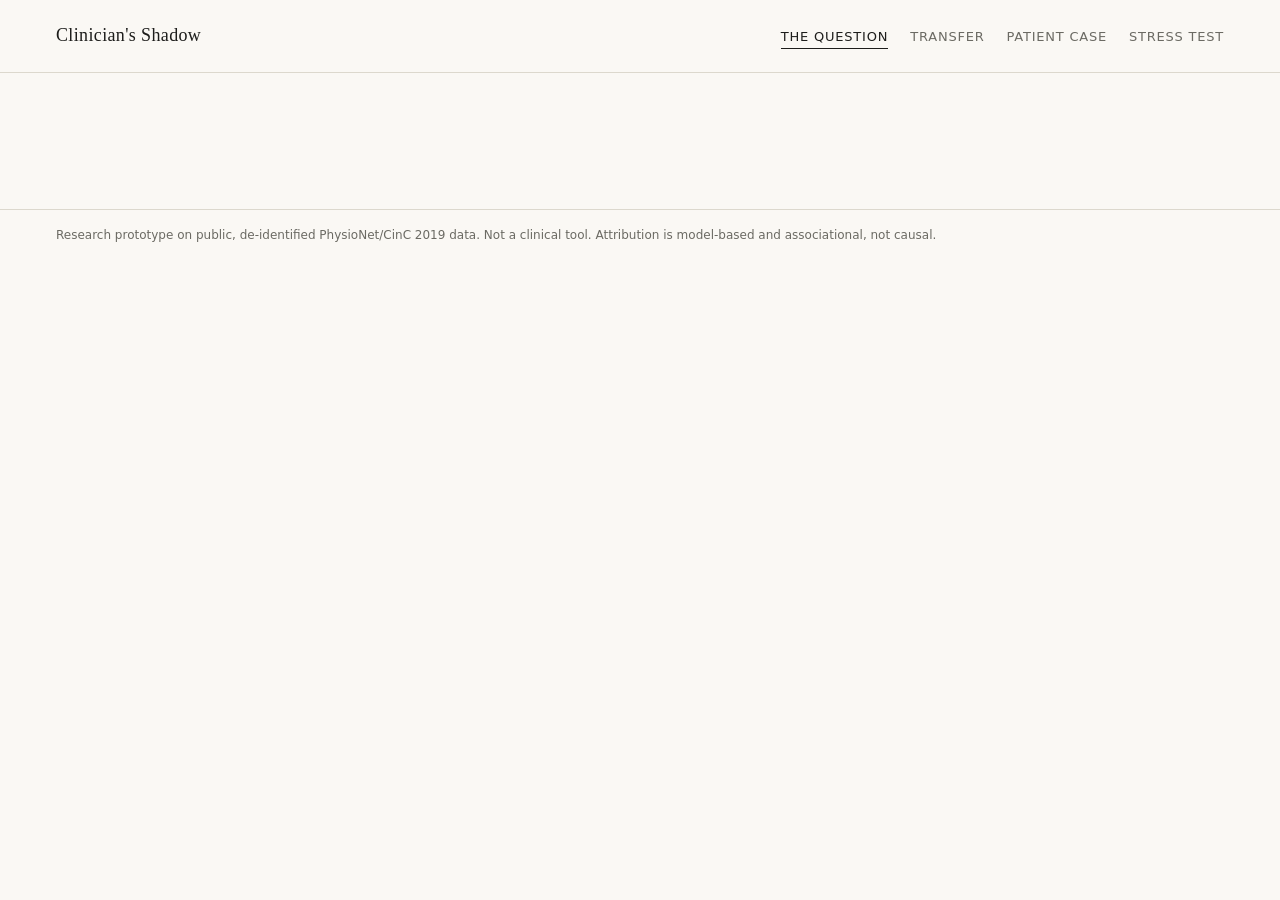
<file: index.html>
<!doctype html>
<meta charset="utf-8">
<title>Clinician's Shadow</title>
<meta http-equiv="refresh" content="0; url=viewer/">
<link rel="canonical" href="viewer/">
<p><a href="viewer/">Open the Clinician's Shadow viewer</a></p>
</file>
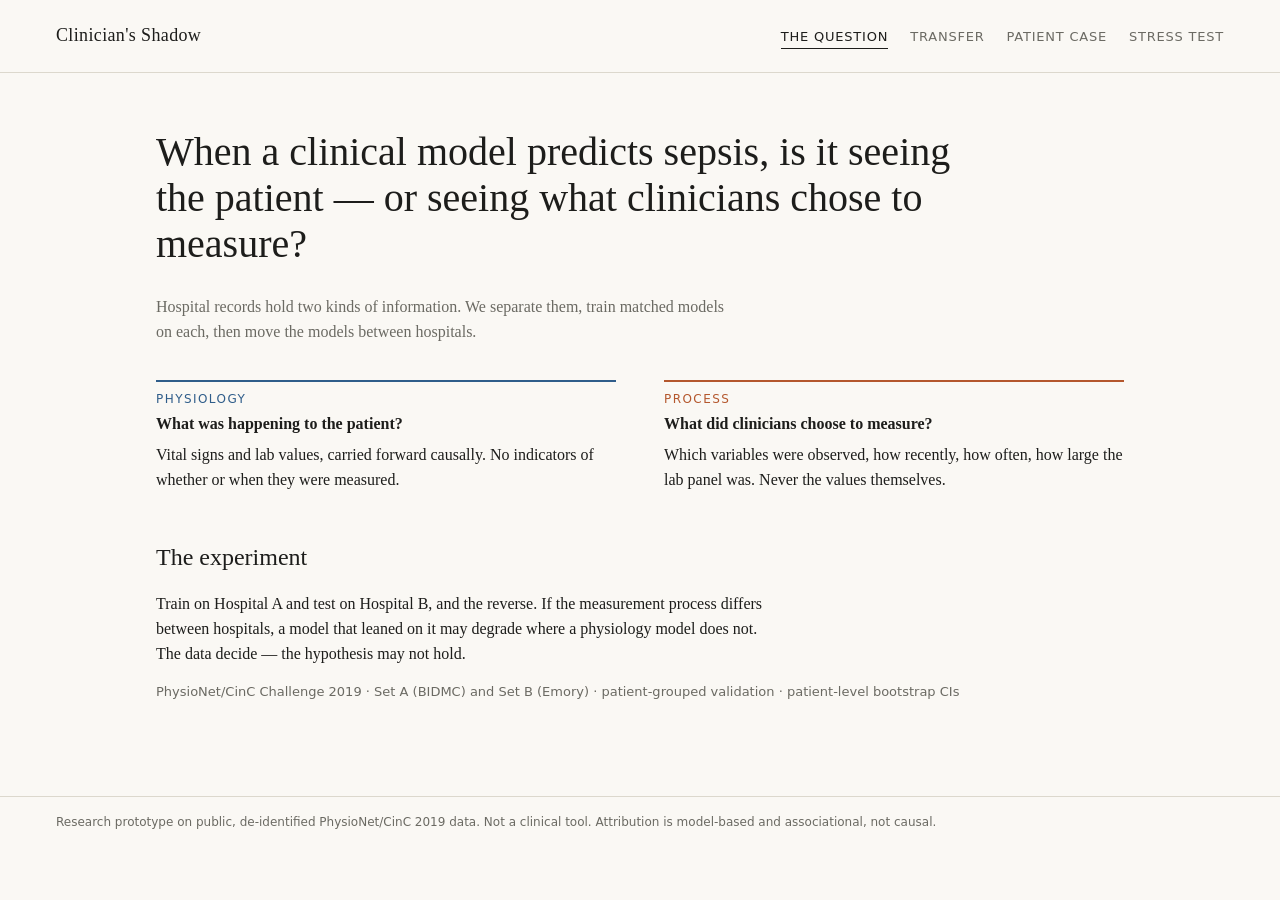
<file: viewer/index.html>
<!doctype html>
<html lang="en"><head><meta charset="utf-8"><meta name="viewport" content="width=device-width,initial-scale=1">
<title>Clinician's Shadow</title><link rel="stylesheet" href="style.css"></head>
<body>
<header><div class="mark">Clinician's Shadow</div>
<nav id="nav"><button data-v="question" class="on">The question</button><button data-v="transfer">Transfer</button><button data-v="case">Patient case</button><button data-v="stress">Stress test</button></nav></header>
<div id="banner" hidden></div>
<main id="main"></main>
<footer>Research prototype on public, de-identified PhysioNet/CinC 2019 data. Not a clinical tool. Attribution is model-based and associational, not causal.</footer>
<script src="app.js"></script></body></html>
</file>
<file: viewer/style.css>
:root{--bg:#faf8f4;--fg:#1d1d1b;--mut:#6b6a63;--rule:#dcd8cd;--phys:#2f5d8a;--proc:#b4572d;--both:#4a4a44;--lab:#a03030}
@media(prefers-color-scheme:dark){:root{--bg:#161614;--fg:#ecebe5;--mut:#9a988f;--rule:#34332e;--phys:#79a8d6;--proc:#e08a5c;--both:#bdbbb2;--lab:#e07070}}
*{box-sizing:border-box}body{margin:0;background:var(--bg);color:var(--fg);font:16px/1.55 Georgia,"Iowan Old Style",serif}
header{display:flex;justify-content:space-between;align-items:baseline;padding:22px 56px;border-bottom:1px solid var(--rule)}
.mark{font-size:18px;letter-spacing:.02em}nav button{font:13px ui-sans-serif,system-ui,sans-serif;letter-spacing:.06em;text-transform:uppercase;background:none;border:0;color:var(--mut);margin-left:22px;padding:4px 0;cursor:pointer;border-bottom:1px solid transparent}
nav button.on{color:var(--fg);border-color:var(--fg)}
main{max-width:1080px;margin:0 auto;padding:56px 56px 80px;animation:f .25s}@keyframes f{from{opacity:0}to{opacity:1}}
h1{font-size:40px;line-height:1.15;font-weight:400;margin:0 0 28px;max-width:20em}h2{font-weight:400;font-size:24px;margin:40px 0 8px}
.sans{font-family:ui-sans-serif,system-ui,sans-serif}.mut{color:var(--mut)}.two{display:grid;grid-template-columns:1fr 1fr;gap:48px;margin:36px 0}
.k{font:12px ui-sans-serif,system-ui,sans-serif;letter-spacing:.12em;text-transform:uppercase}.phys{color:var(--phys)}.proc{color:var(--proc)}
.col{border-top:2px solid currentColor;padding-top:10px}.col p{margin:6px 0;color:var(--fg)}
#banner{background:var(--lab);color:#fff;padding:8px 56px;font:13px ui-sans-serif,system-ui,sans-serif}
footer{border-top:1px solid var(--rule);padding:18px 56px;color:var(--mut);font:12px ui-sans-serif,system-ui,sans-serif}
.grid{display:grid;grid-template-columns:repeat(auto-fill,minmax(300px,1fr));gap:36px 40px;margin-top:24px}
table.m{border-collapse:collapse;font:13px ui-sans-serif,system-ui,sans-serif;width:100%}.m th{font-weight:400;color:var(--mut);text-align:center;padding:4px}
.m td{border:1px solid var(--rule);padding:12px 6px;text-align:center;font-variant-numeric:tabular-nums}.m td b{display:block;font-size:20px;font-weight:500}.m td span{color:var(--mut);font-size:11px}
.m td.x{border-width:2px}.ctl{font:13px ui-sans-serif,system-ui,sans-serif;margin:8px 0 0}.ctl button,.ctl select{font:inherit;margin-right:8px;padding:4px 10px;border:1px solid var(--rule);background:none;color:var(--fg);cursor:pointer}
.ctl button.on{background:var(--fg);color:var(--bg)}svg text{font:11px ui-sans-serif,system-ui,sans-serif;fill:var(--mut)}
.empty{border:1px dashed var(--rule);padding:24px;color:var(--mut)}code{font-size:.9em}
</file>
